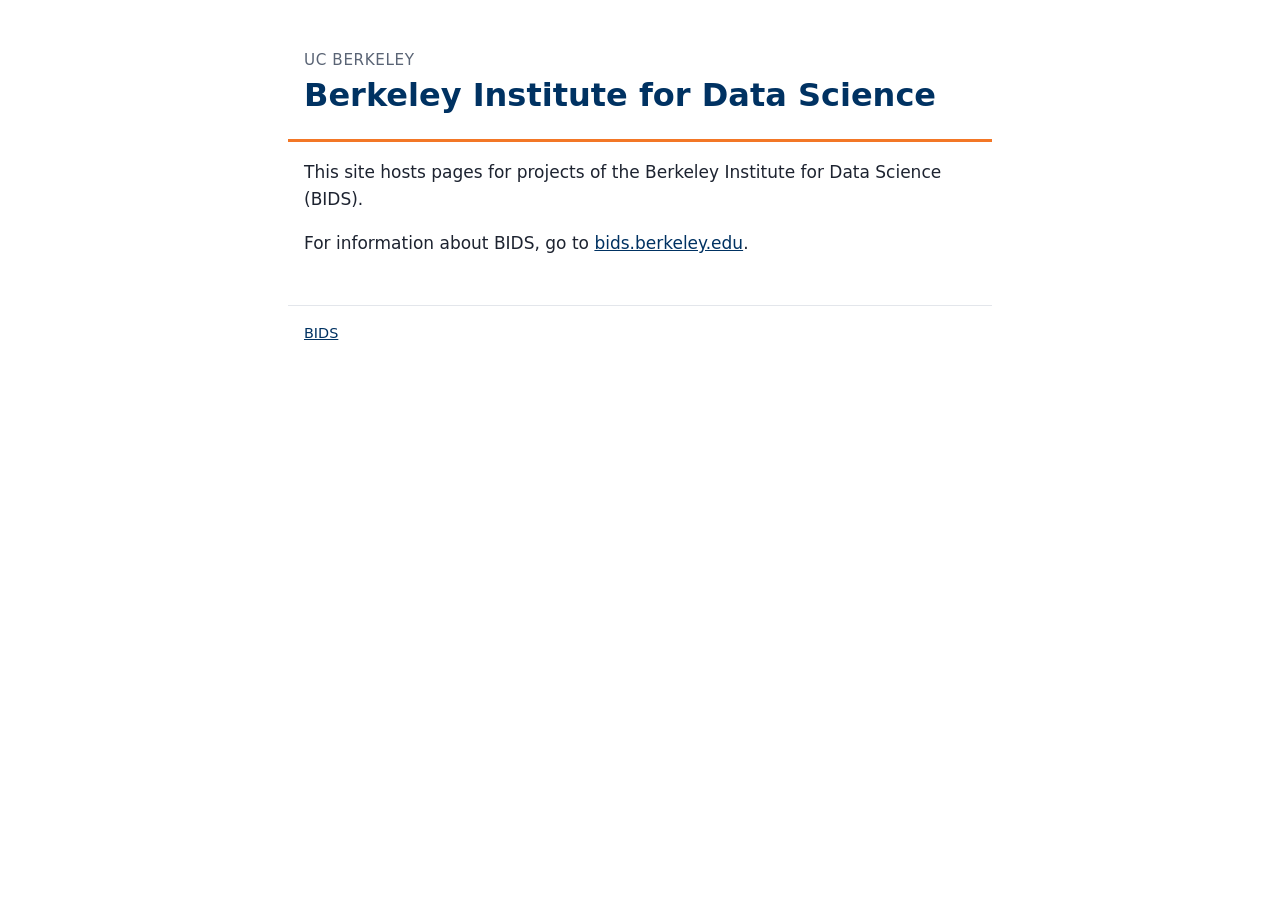
<file: index.html>
<!doctype html>
<html lang="en">
<head>
  <meta charset="utf-8">
  <meta name="viewport" content="width=device-width, initial-scale=1">
  <title>Berkeley Institute for Data Science</title>
  <meta name="description" content="Project pages of the Berkeley Institute for Data Science at UC Berkeley.">
  <link rel="stylesheet" href="style.css">
</head>
<body>
  <header>
    <p class="project">UC Berkeley</p>
    <h1>Berkeley Institute for Data Science</h1>
  </header>

  <main>
    <p>
      This site hosts pages for projects of the
      Berkeley Institute for Data Science (BIDS).
    </p>
    <p>
      For information about BIDS, go to
      <a href="https://bids.berkeley.edu">bids.berkeley.edu</a>.
    </p>
  </main>

  <footer>
    <a href="https://bids.berkeley.edu">BIDS</a>
  </footer>
</body>
</html>
</file>
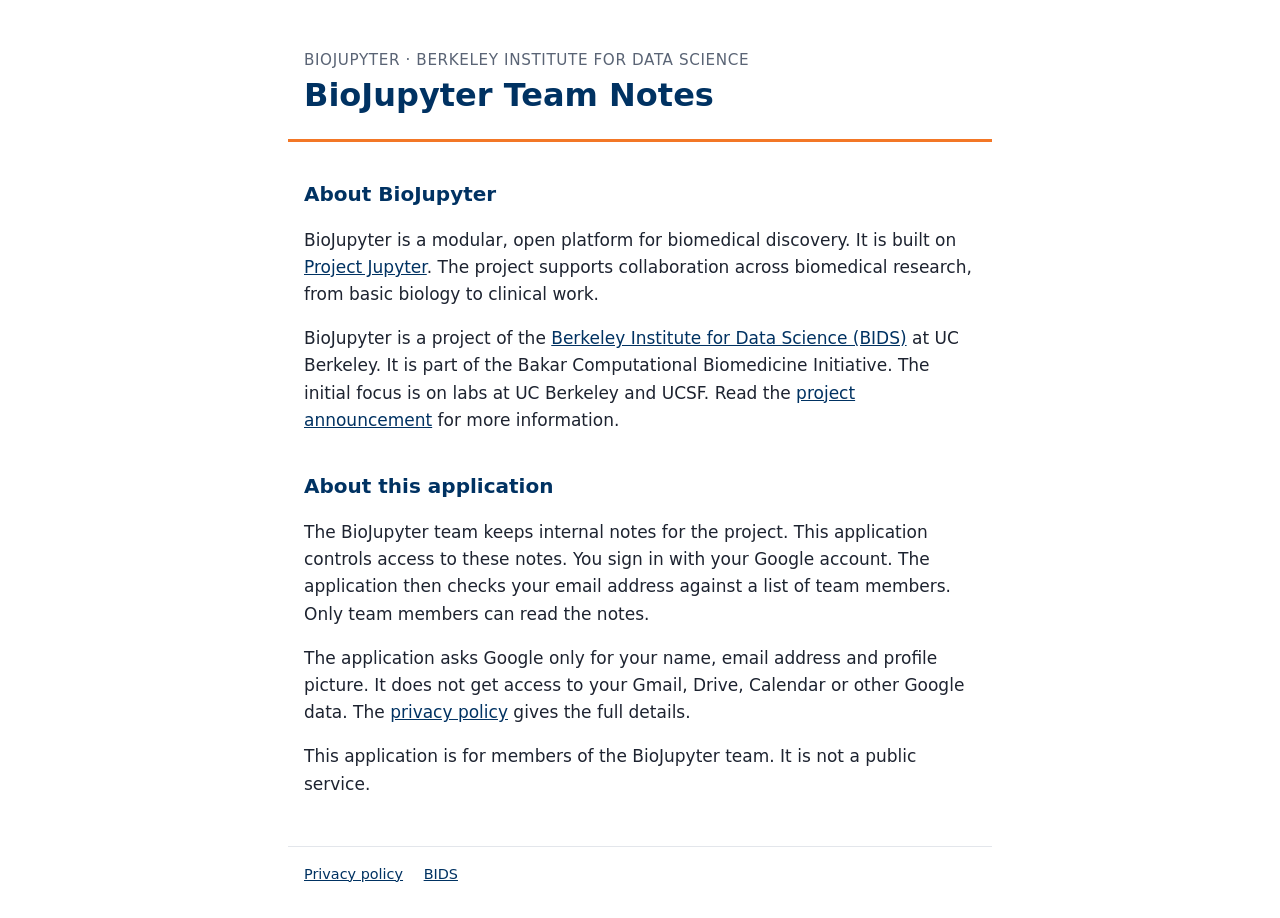
<file: biojupyter-notes/index.html>
<!doctype html>
<html lang="en">
<head>
  <meta charset="utf-8">
  <meta name="viewport" content="width=device-width, initial-scale=1">
  <title>BioJupyter Team Notes</title>
  <meta name="description" content="Sign-in service for the BioJupyter team notes at the Berkeley Institute for Data Science.">
  <link rel="stylesheet" href="../style.css">
</head>
<body>
  <header>
    <p class="project">BioJupyter &middot; Berkeley Institute for Data Science</p>
    <h1>BioJupyter Team Notes</h1>
  </header>

  <main>
    <h2>About BioJupyter</h2>
    <p>
      BioJupyter is a modular, open platform for biomedical discovery.
      It is built on <a href="https://jupyter.org">Project Jupyter</a>.
      The project supports collaboration across biomedical research, from
      basic biology to clinical work.
    </p>
    <p>
      BioJupyter is a project of the
      <a href="https://bids.berkeley.edu">Berkeley Institute for Data Science (BIDS)</a>
      at UC Berkeley. It is part of the Bakar Computational Biomedicine
      Initiative. The initial focus is on labs at UC Berkeley and UCSF.
      Read the
      <a href="https://bids.berkeley.edu/news/announcing-biojupyter-advancing-biomedical-research-open-platforms">project announcement</a>
      for more information.
    </p>

    <h2>About this application</h2>
    <p>
      The BioJupyter team keeps internal notes for the project.
      This application controls access to these notes.
      You sign in with your Google account.
      The application then checks your email address against a list of
      team members. Only team members can read the notes.
    </p>
    <p>
      The application asks Google only for your name, email address and
      profile picture. It does not get access to your Gmail, Drive,
      Calendar or other Google data.
      The <a href="privacy.html">privacy policy</a> gives the full details.
    </p>
    <p>
      This application is for members of the BioJupyter team.
      It is not a public service.
    </p>
  </main>

  <footer>
    <a href="privacy.html">Privacy policy</a>
    <a href="https://bids.berkeley.edu">BIDS</a>
  </footer>
</body>
</html>
</file>
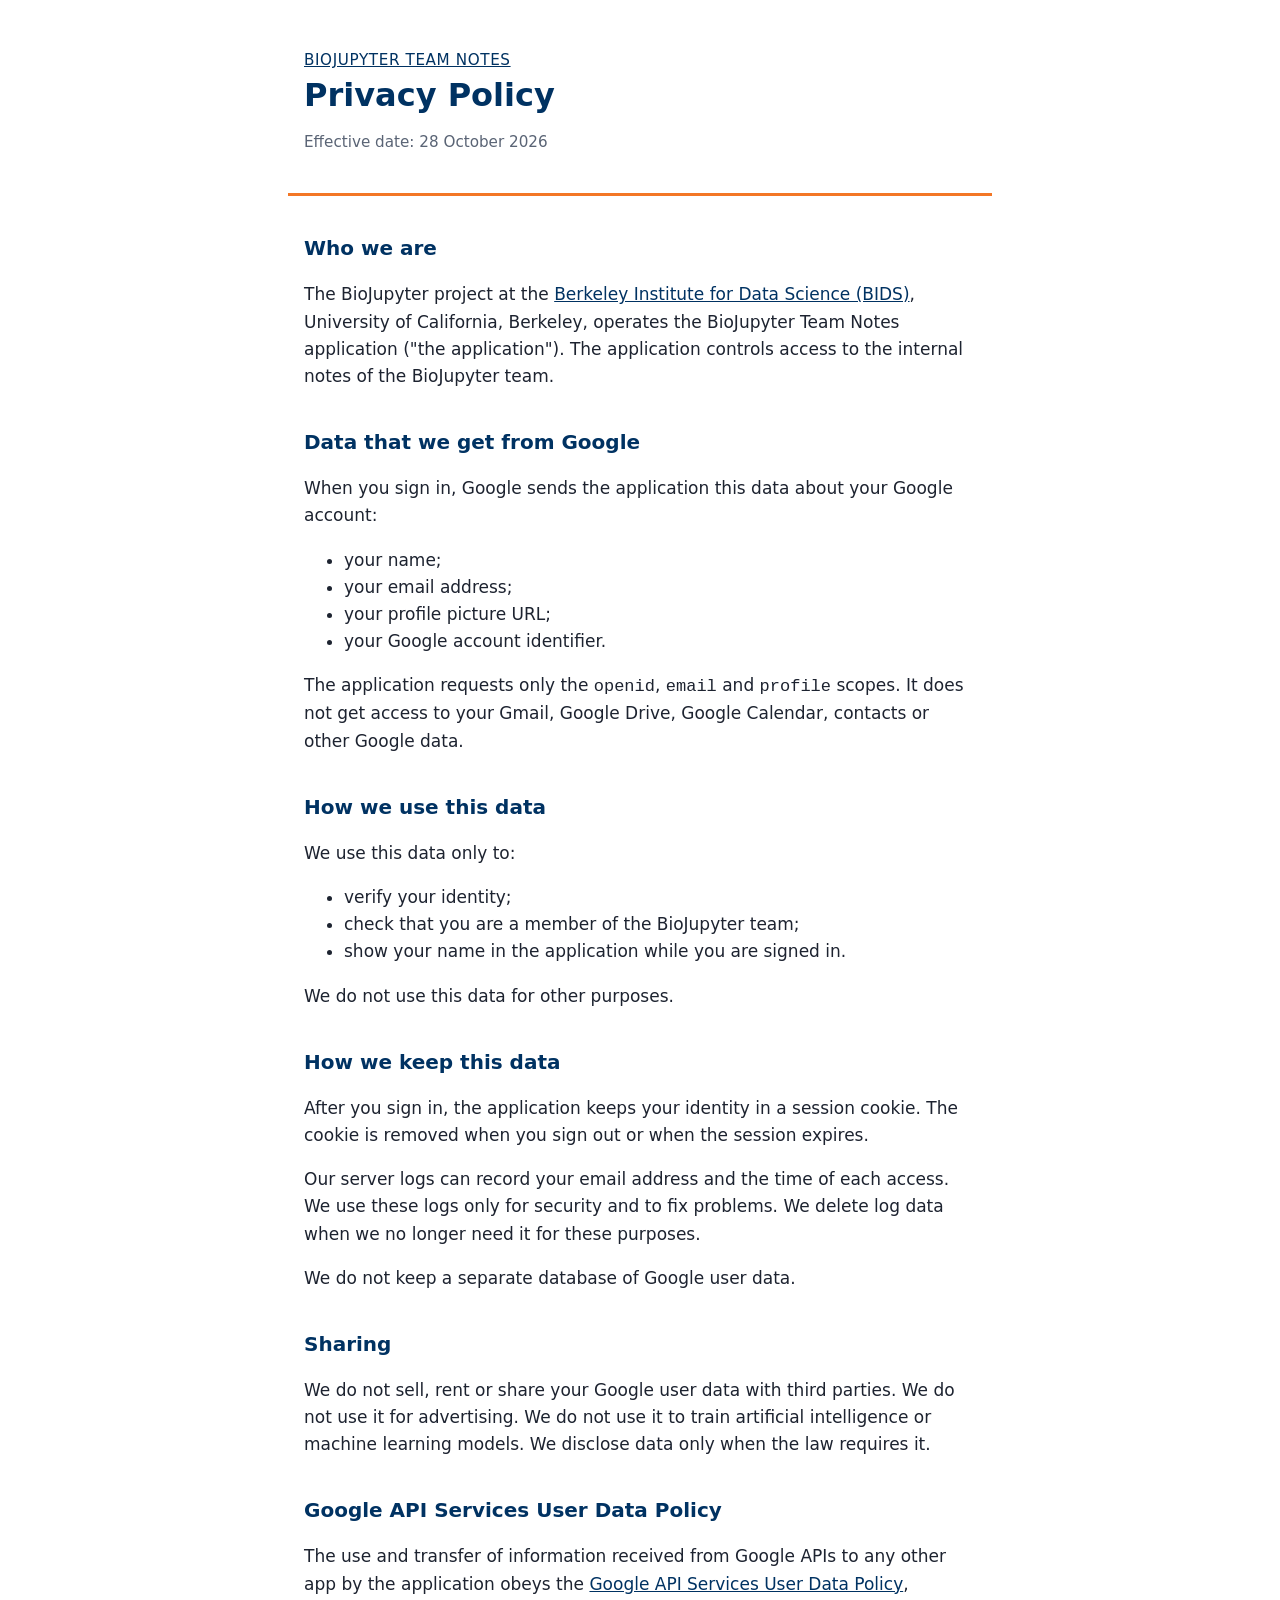
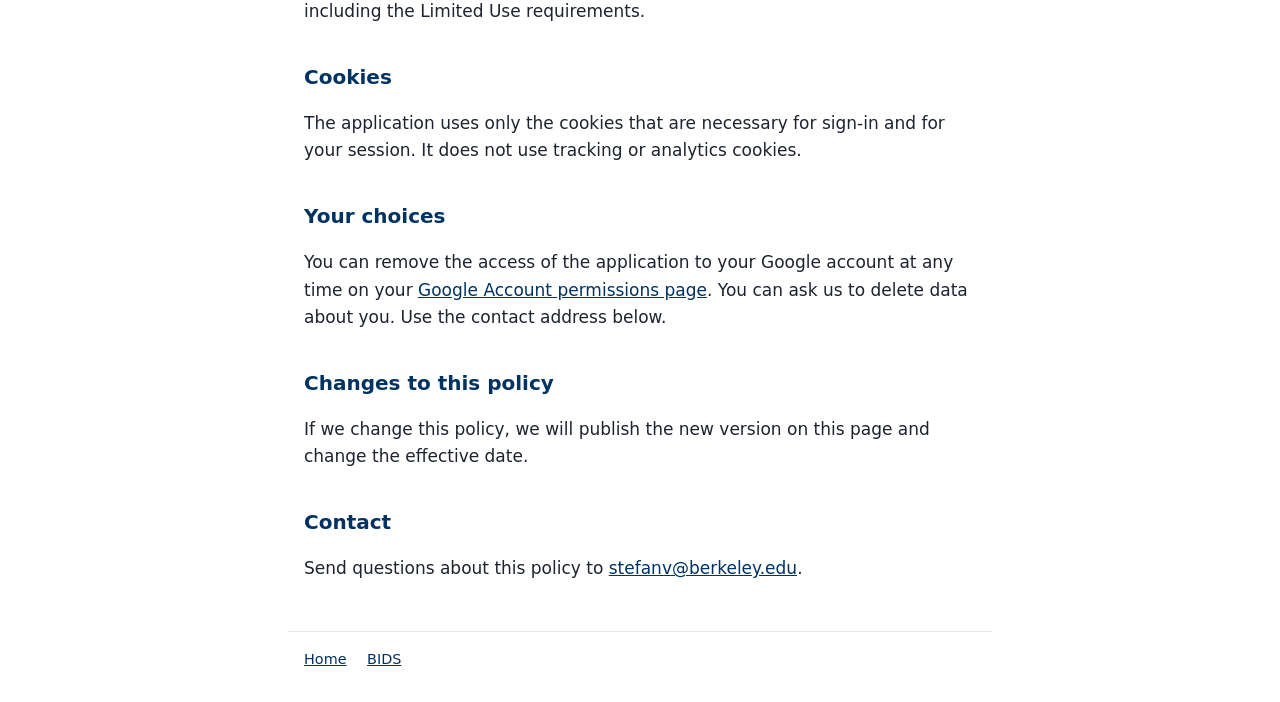
<file: privacy.html>
<!doctype html>
<html lang="en">
<head>
  <meta charset="utf-8">
  <meta name="viewport" content="width=device-width, initial-scale=1">
  <title>Privacy Policy &middot; BioJupyter Team Notes</title>
  <meta name="description" content="Privacy policy for the BioJupyter Team Notes application.">
  <link rel="stylesheet" href="style.css">
</head>
<body>
  <header>
    <p class="project"><a href="./">BioJupyter Team Notes</a></p>
    <h1>Privacy Policy</h1>
    <p class="meta">Effective date: 28 October 2026</p>
  </header>

  <main>
    <h2>Who we are</h2>
    <p>
      The BioJupyter project at the
      <a href="https://bids.berkeley.edu">Berkeley Institute for Data Science (BIDS)</a>,
      University of California, Berkeley, operates the BioJupyter Team Notes
      application ("the application").
      The application controls access to the internal notes of the
      BioJupyter team.
    </p>

    <h2>Data that we get from Google</h2>
    <p>
      When you sign in, Google sends the application this data about your
      Google account:
    </p>
    <ul>
      <li>your name;</li>
      <li>your email address;</li>
      <li>your profile picture URL;</li>
      <li>your Google account identifier.</li>
    </ul>
    <p>
      The application requests only the <code>openid</code>,
      <code>email</code> and <code>profile</code> scopes.
      It does not get access to your Gmail, Google Drive, Google Calendar,
      contacts or other Google data.
    </p>

    <h2>How we use this data</h2>
    <p>We use this data only to:</p>
    <ul>
      <li>verify your identity;</li>
      <li>check that you are a member of the BioJupyter team;</li>
      <li>show your name in the application while you are signed in.</li>
    </ul>
    <p>We do not use this data for other purposes.</p>

    <h2>How we keep this data</h2>
    <p>
      After you sign in, the application keeps your identity in a session
      cookie. The cookie is removed when you sign out or when the session
      expires.
    </p>
    <p>
      Our server logs can record your email address and the time of each
      access. We use these logs only for security and to fix problems.
      We delete log data when we no longer need it for these purposes.
    </p>
    <p>We do not keep a separate database of Google user data.</p>

    <h2>Sharing</h2>
    <p>
      We do not sell, rent or share your Google user data with third
      parties. We do not use it for advertising. We do not use it to train
      artificial intelligence or machine learning models.
      We disclose data only when the law requires it.
    </p>

    <h2>Google API Services User Data Policy</h2>
    <p>
      The use and transfer of information received from Google APIs to any
      other app by the application obeys the
      <a href="https://developers.google.com/terms/api-services-user-data-policy">Google API Services User Data Policy</a>,
      including the Limited Use requirements.
    </p>

    <h2>Cookies</h2>
    <p>
      The application uses only the cookies that are necessary for sign-in
      and for your session. It does not use tracking or analytics cookies.
    </p>

    <h2>Your choices</h2>
    <p>
      You can remove the access of the application to your Google account
      at any time on your
      <a href="https://myaccount.google.com/permissions">Google Account permissions page</a>.
      You can ask us to delete data about you. Use the contact address
      below.
    </p>

    <h2>Changes to this policy</h2>
    <p>
      If we change this policy, we will publish the new version on this
      page and change the effective date.
    </p>

    <h2>Contact</h2>
    <p>
      Send questions about this policy to
      <a href="mailto:stefanv@berkeley.edu">stefanv@berkeley.edu</a>.
    </p>
  </main>

  <footer>
    <a href="./">Home</a>
    <a href="https://bids.berkeley.edu">BIDS</a>
  </footer>
</body>
</html>
</file>
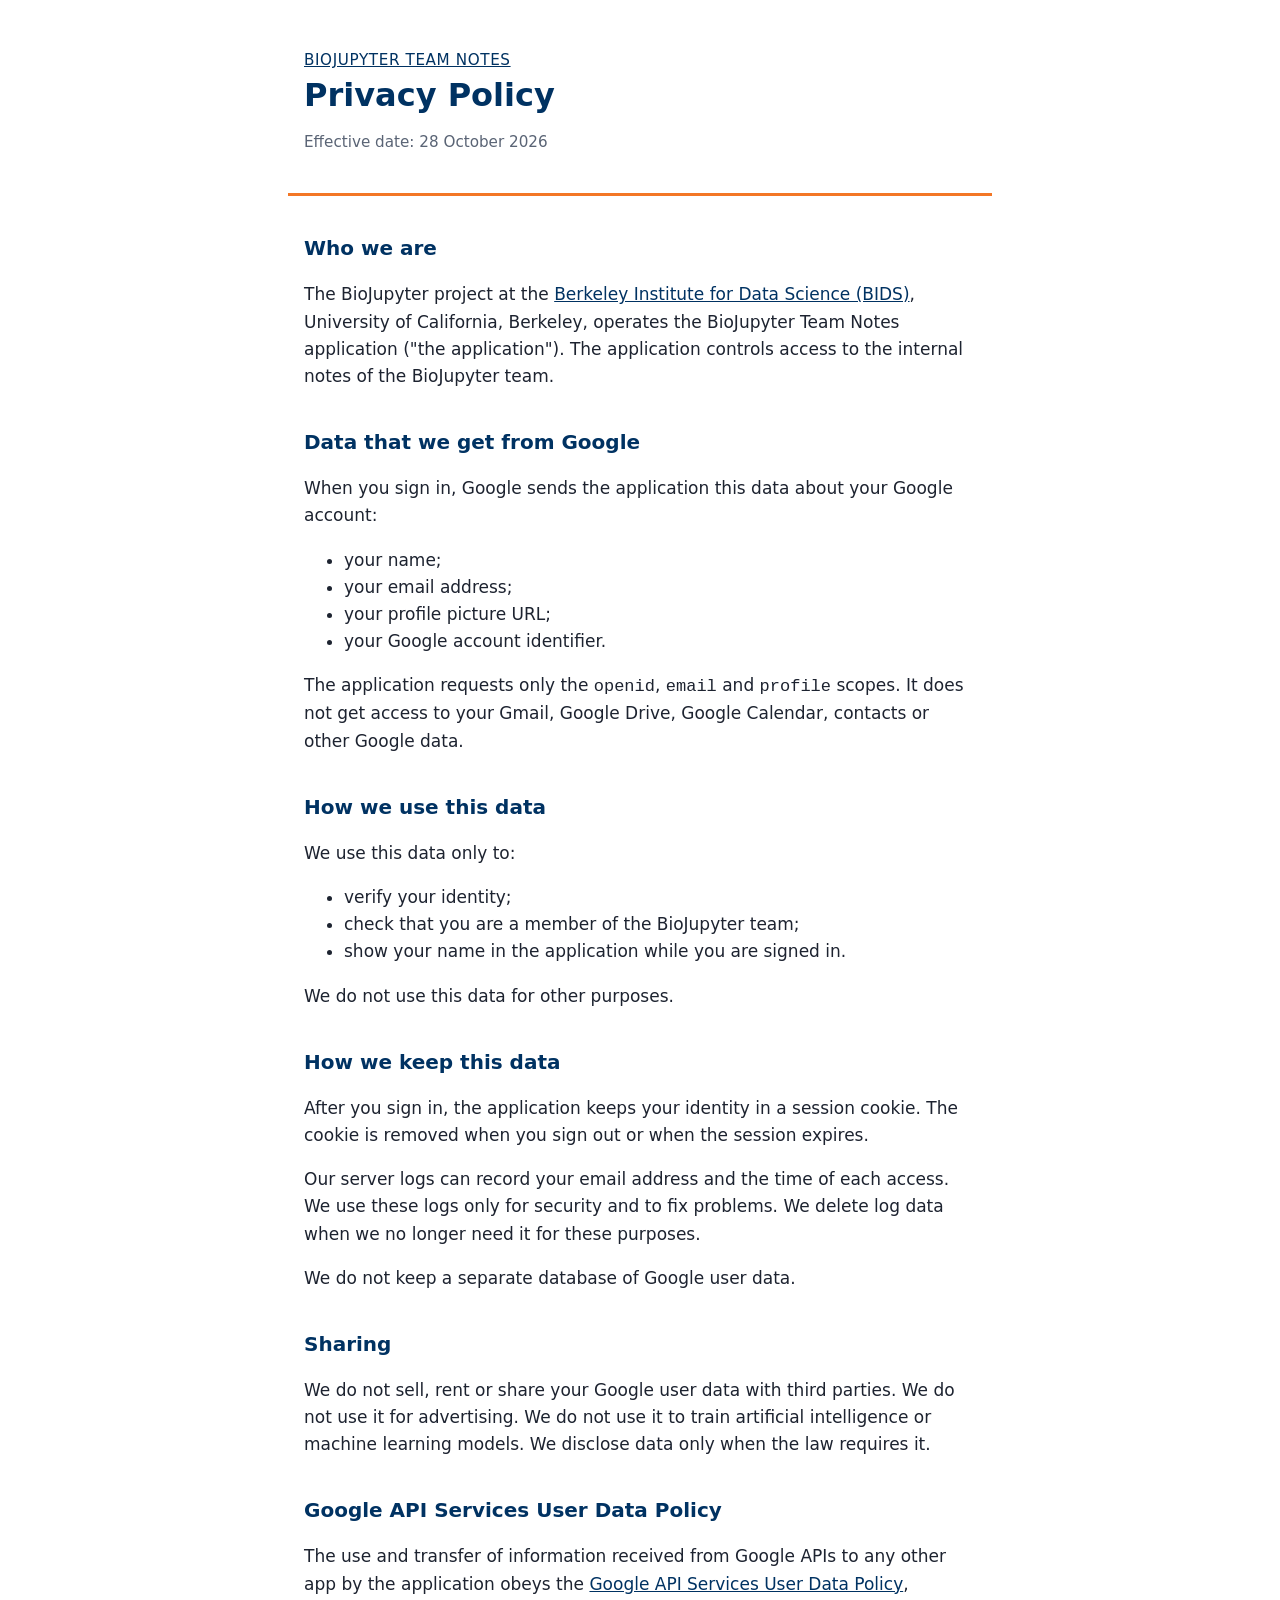
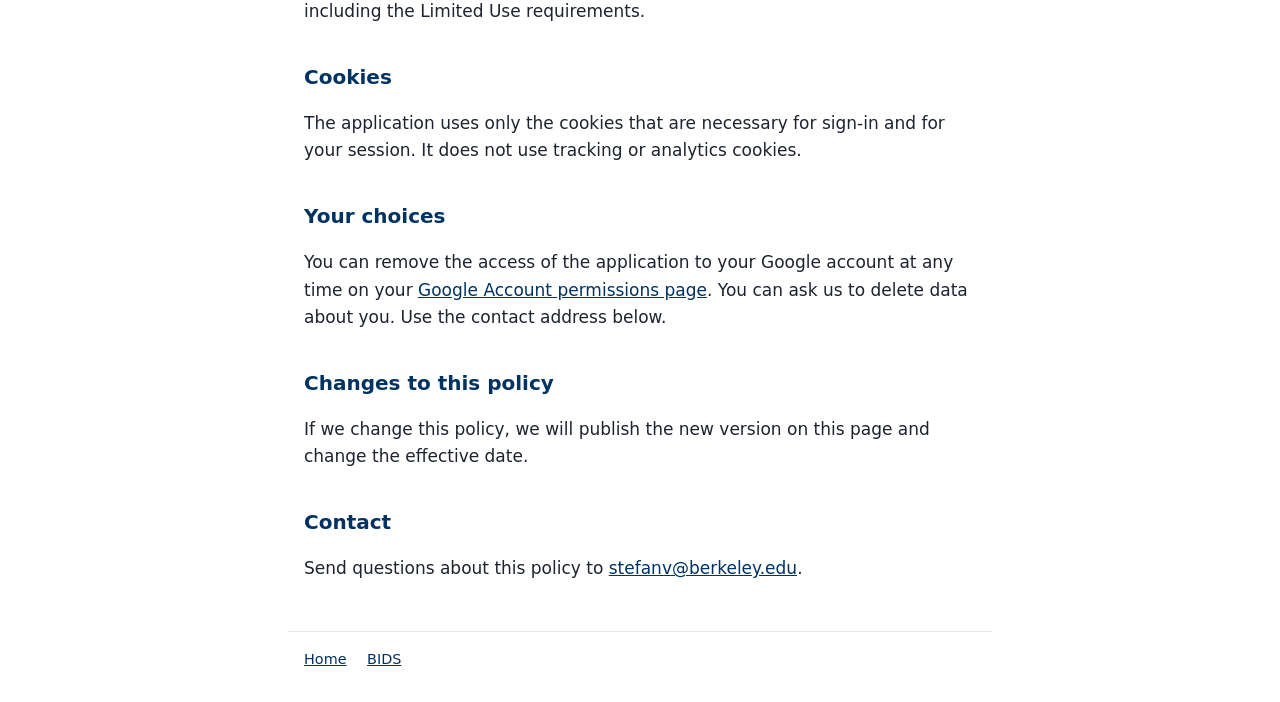
<file: biojupyter-notes/privacy.html>
<!doctype html>
<html lang="en">
<head>
  <meta charset="utf-8">
  <meta name="viewport" content="width=device-width, initial-scale=1">
  <title>Privacy Policy &middot; BioJupyter Team Notes</title>
  <meta name="description" content="Privacy policy for the BioJupyter Team Notes application.">
  <link rel="stylesheet" href="../style.css">
</head>
<body>
  <header>
    <p class="project"><a href="./">BioJupyter Team Notes</a></p>
    <h1>Privacy Policy</h1>
    <p class="meta">Effective date: 28 October 2026</p>
  </header>

  <main>
    <h2>Who we are</h2>
    <p>
      The BioJupyter project at the
      <a href="https://bids.berkeley.edu">Berkeley Institute for Data Science (BIDS)</a>,
      University of California, Berkeley, operates the BioJupyter Team Notes
      application ("the application").
      The application controls access to the internal notes of the
      BioJupyter team.
    </p>

    <h2>Data that we get from Google</h2>
    <p>
      When you sign in, Google sends the application this data about your
      Google account:
    </p>
    <ul>
      <li>your name;</li>
      <li>your email address;</li>
      <li>your profile picture URL;</li>
      <li>your Google account identifier.</li>
    </ul>
    <p>
      The application requests only the <code>openid</code>,
      <code>email</code> and <code>profile</code> scopes.
      It does not get access to your Gmail, Google Drive, Google Calendar,
      contacts or other Google data.
    </p>

    <h2>How we use this data</h2>
    <p>We use this data only to:</p>
    <ul>
      <li>verify your identity;</li>
      <li>check that you are a member of the BioJupyter team;</li>
      <li>show your name in the application while you are signed in.</li>
    </ul>
    <p>We do not use this data for other purposes.</p>

    <h2>How we keep this data</h2>
    <p>
      After you sign in, the application keeps your identity in a session
      cookie. The cookie is removed when you sign out or when the session
      expires.
    </p>
    <p>
      Our server logs can record your email address and the time of each
      access. We use these logs only for security and to fix problems.
      We delete log data when we no longer need it for these purposes.
    </p>
    <p>We do not keep a separate database of Google user data.</p>

    <h2>Sharing</h2>
    <p>
      We do not sell, rent or share your Google user data with third
      parties. We do not use it for advertising. We do not use it to train
      artificial intelligence or machine learning models.
      We disclose data only when the law requires it.
    </p>

    <h2>Google API Services User Data Policy</h2>
    <p>
      The use and transfer of information received from Google APIs to any
      other app by the application obeys the
      <a href="https://developers.google.com/terms/api-services-user-data-policy">Google API Services User Data Policy</a>,
      including the Limited Use requirements.
    </p>

    <h2>Cookies</h2>
    <p>
      The application uses only the cookies that are necessary for sign-in
      and for your session. It does not use tracking or analytics cookies.
    </p>

    <h2>Your choices</h2>
    <p>
      You can remove the access of the application to your Google account
      at any time on your
      <a href="https://myaccount.google.com/permissions">Google Account permissions page</a>.
      You can ask us to delete data about you. Use the contact address
      below.
    </p>

    <h2>Changes to this policy</h2>
    <p>
      If we change this policy, we will publish the new version on this
      page and change the effective date.
    </p>

    <h2>Contact</h2>
    <p>
      Send questions about this policy to
      <a href="mailto:stefanv@berkeley.edu">stefanv@berkeley.edu</a>.
    </p>
  </main>

  <footer>
    <a href="./">Home</a>
    <a href="https://bids.berkeley.edu">BIDS</a>
  </footer>
</body>
</html>
</file>
<file: style.css>
:root {
  --bg: #ffffff;
  --fg: #1d2330;
  --muted: #5a6475;
  --accent: #003262;
  --accent-2: #f37726;
  --rule: #e3e6eb;
}

@media (prefers-color-scheme: dark) {
  :root {
    --bg: #12161d;
    --fg: #e6e9ee;
    --muted: #9aa3b2;
    --accent: #8fb8e8;
    --accent-2: #f59a5a;
    --rule: #2a313c;
  }
}

* { box-sizing: border-box; }

body {
  margin: 0;
  background: var(--bg);
  color: var(--fg);
  font: 17px/1.6 system-ui, -apple-system, "Segoe UI", Roboto, sans-serif;
}

main, header, footer {
  max-width: 44rem;
  margin: 0 auto;
  padding: 0 1rem;
}

header {
  padding-top: 3rem;
  padding-bottom: 1.5rem;
  border-bottom: 3px solid var(--accent-2);
}

header .project {
  margin: 0;
  font-size: 0.95rem;
  letter-spacing: 0.04em;
  text-transform: uppercase;
  color: var(--muted);
}

h1 { margin: 0.25rem 0 0; font-size: 2rem; line-height: 1.2; color: var(--accent); }
h2 { margin-top: 2.25rem; font-size: 1.25rem; color: var(--accent); }

a { color: var(--accent); }

.meta { color: var(--muted); font-size: 0.95rem; }

footer {
  margin-top: 3rem;
  padding-top: 1rem;
  padding-bottom: 2rem;
  border-top: 1px solid var(--rule);
  color: var(--muted);
  font-size: 0.9rem;
}

footer a { margin-right: 1rem; }
</file>
